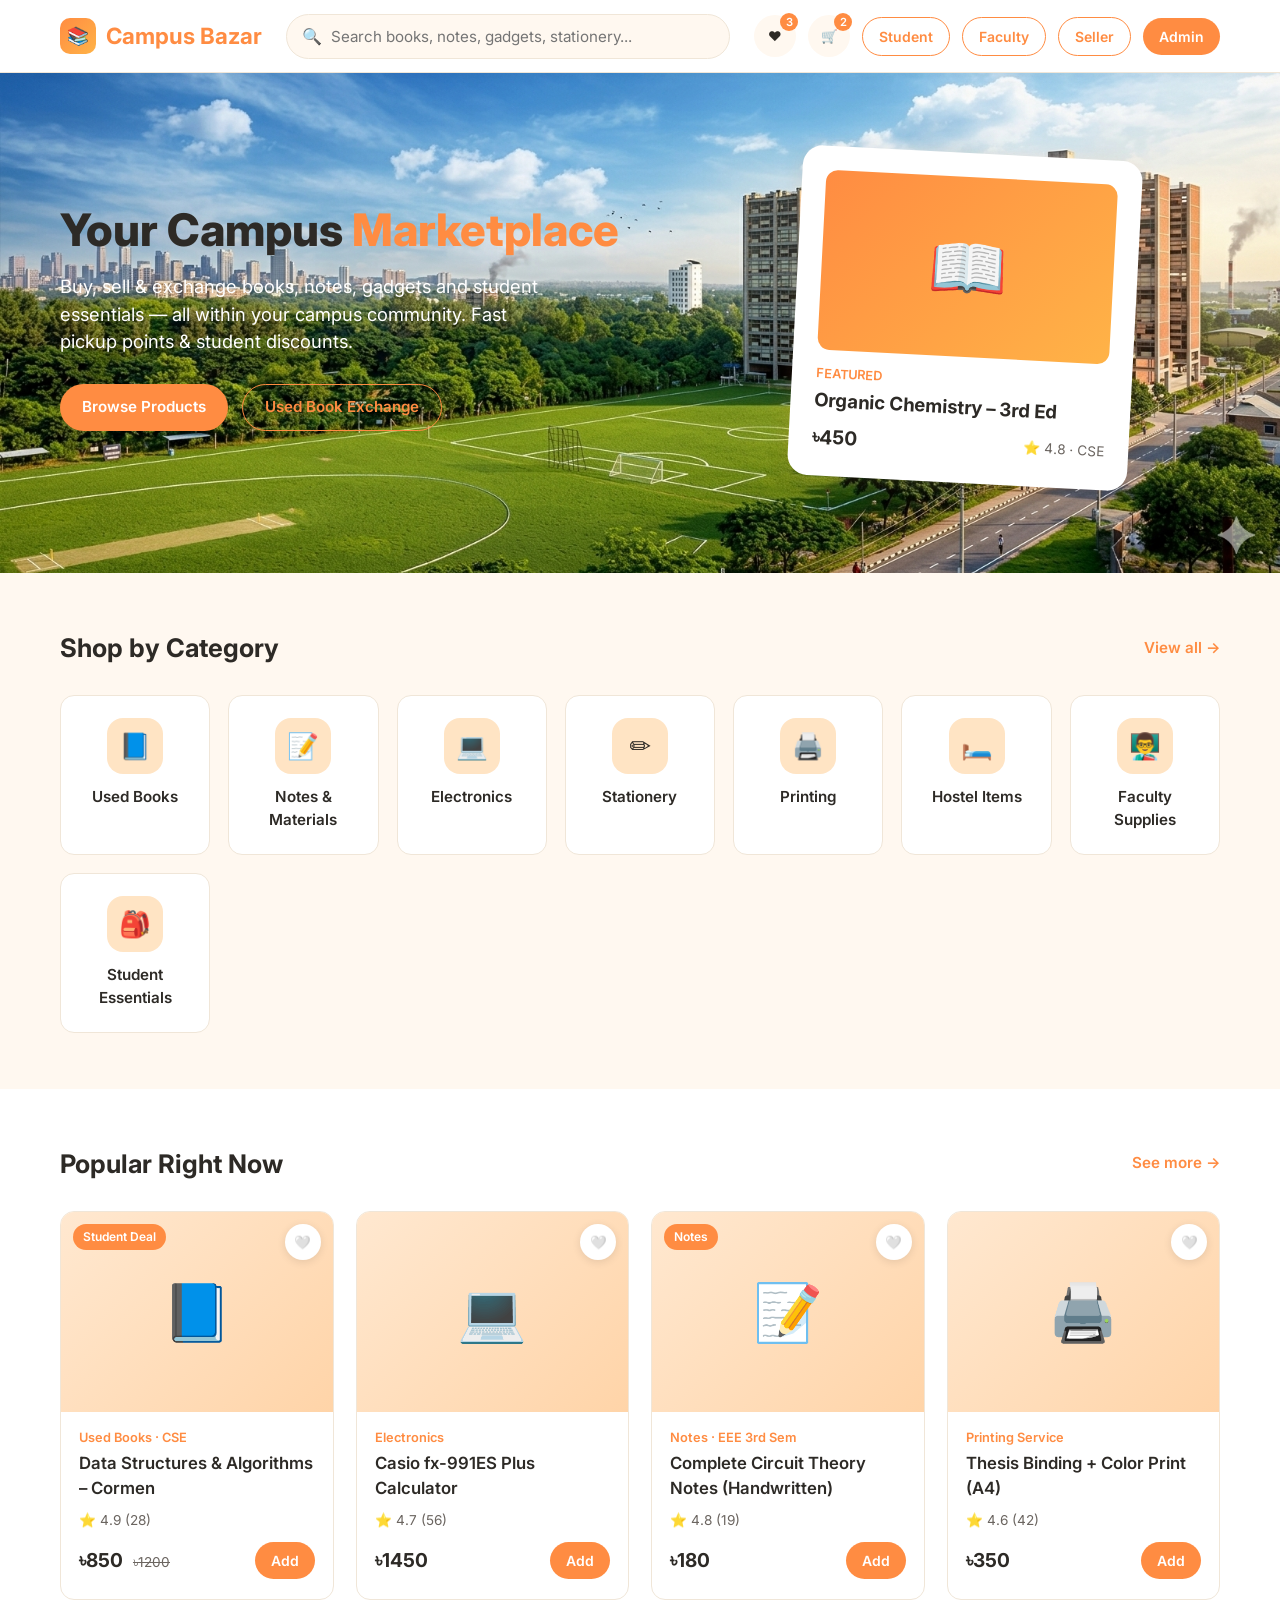
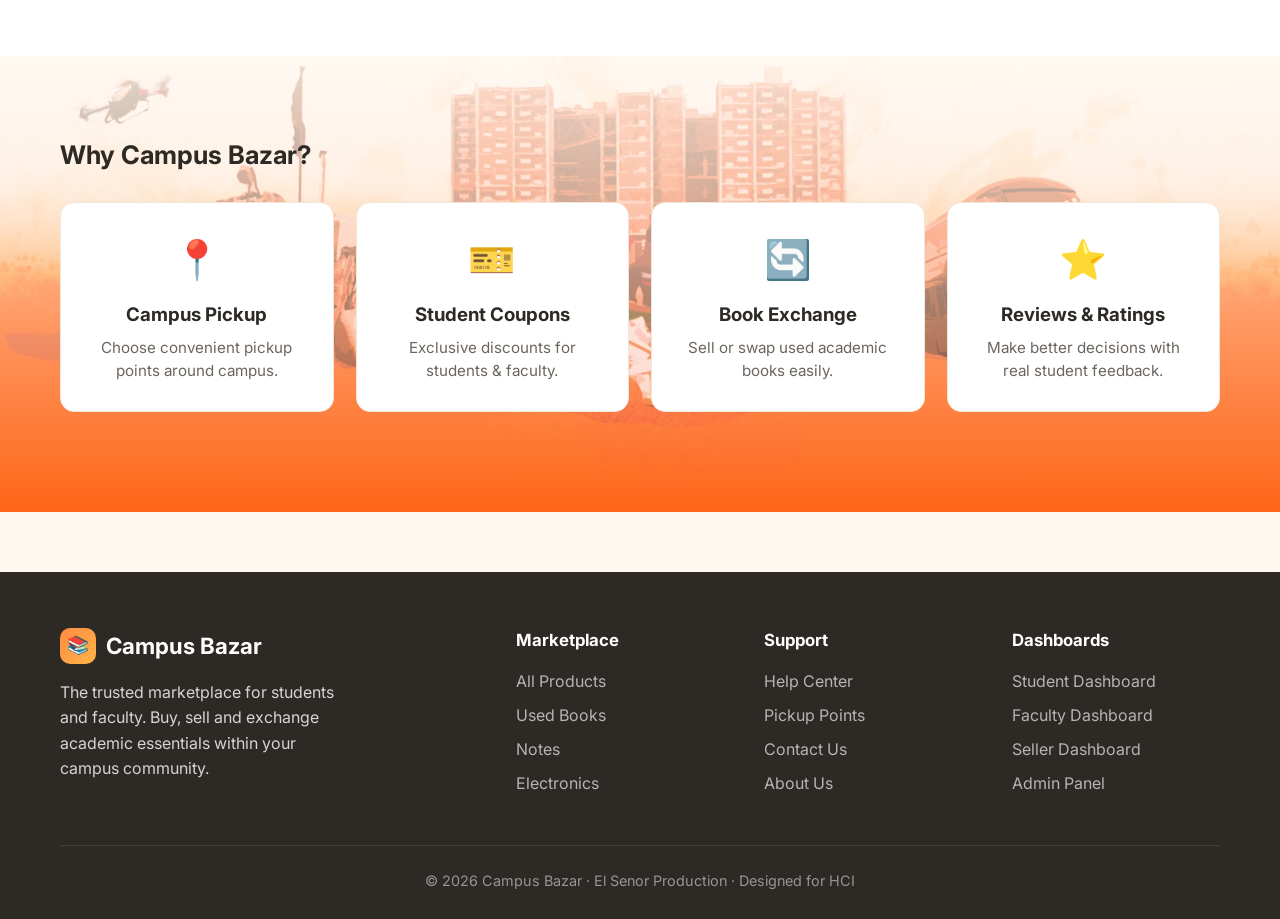
<file: index.html>
<!DOCTYPE html>
<html lang="en">
<head>
  <meta charset="UTF-8" />
  <meta name="viewport" content="width=device-width, initial-scale=1.0" />
  <title>Campus Bazar – Buy & Sell on Campus</title>
  <link rel="stylesheet" href="css/style.css" />
  <link rel="preconnect" href="https://fonts.googleapis.com" />
  <link href="https://fonts.googleapis.com/css2?family=Inter:wght@400;500;600;700;800&display=swap" rel="stylesheet" />
</head>
<body>

  <!-- ========== NAVBAR ========== -->
  <nav class="navbar">
    <div class="container navbar-inner">
      <a href="index.html" class="logo">
        <div class="logo-icon">📚</div>
        Campus Bazar
      </a>

      <div class="search-bar">
        <span class="search-icon">🔍</span>
        <input type="text" placeholder="Search books, notes, gadgets, stationery..." />
      </div>

      <div class="nav-actions">
        <button class="nav-icon-btn" title="Wishlist" onclick="location.href='wishlist.html'">
          ❤️ <span class="badge">3</span>
        </button>
        <button class="nav-icon-btn" title="Cart" onclick="location.href='cart.html'">
          🛒 <span class="badge">2</span>
        </button>
        <a href="student-dashboard.html" class="btn btn-outline btn-sm">Student</a>
        <a href="faculty-dashboard.html" class="btn btn-outline btn-sm">Faculty</a>
        <a href="seller-dashboard.html" class="btn btn-outline btn-sm">Seller</a>
        <a href="admin.html" class="btn btn-primary btn-sm">Admin</a>
      </div>
    </div>
  </nav>

  <!-- ========== HERO ========== -->
  <section class="hero">
    <div class="container hero-content">
      <div class="hero-text">
        <h1>Your Campus <span>Marketplace</span></h1>
        <p id="info">Buy, sell & exchange books, notes, gadgets and student essentials — all within your campus community. Fast pickup points & student discounts.</p>
        <div class="hero-actions">
          <a href="shop.html" class="btn btn-primary">Browse Products</a>
          <a href="shop.html?cat=books" class="btn btn-outline">Used Book Exchange</a>
        </div>
      </div>
      <div class="hero-visual">
        <div class="hero-card">
          <div style="height:180px;background:linear-gradient(135deg,#FF8C42,#FFB347);border-radius:12px;display:flex;align-items:center;justify-content:center;font-size:4rem;">📖</div>
          <div style="margin-top:14px;">
            <div style="font-size:0.8rem;color:#FF8C42;font-weight:600;">FEATURED</div>
            <h3 style="margin:4px 0 8px;">Organic Chemistry – 3rd Ed</h3>
            <div style="display:flex;justify-content:space-between;align-items:center;">
              <span style="font-weight:700;font-size:1.2rem;">৳450</span>
              <span style="font-size:0.85rem;color:#6B6560;">⭐ 4.8 · CSE</span>
            </div>
          </div>
        </div>
      </div>
    </div>
  </section>

  <!-- ========== CATEGORIES ========== -->
  <section class="section">
    <div class="container">
      <div class="section-header">
        <h2 class="section-title">Shop by Category</h2>
        <a href="shop.html" class="section-link">View all →</a>
      </div>
      <div class="categories-grid">
        <a href="shop.html?cat=books" class="category-card">
          <div class="category-icon">📘</div>
          <h3>Used Books</h3>
        </a>
        <a href="shop.html?cat=notes" class="category-card">
          <div class="category-icon">📝</div>
          <h3>Notes & Materials</h3>
        </a>
        <a href="shop.html?cat=electronics" class="category-card">
          <div class="category-icon">💻</div>
          <h3>Electronics</h3>
        </a>
        <a href="shop.html?cat=stationery" class="category-card">
          <div class="category-icon">✏️</div>
          <h3>Stationery</h3>
        </a>
        <a href="shop.html?cat=printing" class="category-card">
          <div class="category-icon">🖨️</div>
          <h3>Printing</h3>
        </a>
        <a href="shop.html?cat=hostel" class="category-card">
          <div class="category-icon">🛏️</div>
          <h3>Hostel Items</h3>
        </a>
        <a href="shop.html?cat=faculty" class="category-card">
          <div class="category-icon">👨‍🏫</div>
          <h3>Faculty Supplies</h3>
        </a>
        <a href="shop.html?cat=essentials" class="category-card">
          <div class="category-icon">🎒</div>
          <h3>Student Essentials</h3>
        </a>
      </div>
    </div>
  </section>

  <!-- ========== FEATURED PRODUCTS ========== -->
  <section class="section" style="background:#fff;">
    <div class="container">
      <div class="section-header">
        <h2 class="section-title">Popular Right Now</h2>
        <a href="shop.html" class="section-link">See more →</a>
      </div>
      <div class="products-grid">
        <!-- Product 1 -->
        <div class="product-card">
          <div class="product-img">
            <span class="product-badge">Student Deal</span>
            <button class="wishlist-btn">🤍</button>
            📘
          </div>
          <div class="product-body">
            <div class="product-category">Used Books · CSE</div>
            <h3 class="product-title">Data Structures & Algorithms – Cormen</h3>
            <div class="rating">⭐ 4.9 (28)</div>
            <div class="product-meta">
              <div class="product-price">৳850 <span>৳1200</span></div>
              <a href="product.html" class="btn btn-primary btn-sm">Add</a>
            </div>
          </div>
        </div>
        <!-- Product 2 -->
        <div class="product-card">
          <div class="product-img">
            <button class="wishlist-btn">🤍</button>
            💻
          </div>
          <div class="product-body">
            <div class="product-category">Electronics</div>
            <h3 class="product-title">Casio fx-991ES Plus Calculator</h3>
            <div class="rating">⭐ 4.7 (56)</div>
            <div class="product-meta">
              <div class="product-price">৳1450</div>
              <a href="product.html" class="btn btn-primary btn-sm">Add</a>
            </div>
          </div>
        </div>
        <!-- Product 3 -->
        <div class="product-card">
          <div class="product-img">
            <span class="product-badge">Notes</span>
            <button class="wishlist-btn">🤍</button>
            📝
          </div>
          <div class="product-body">
            <div class="product-category">Notes · EEE 3rd Sem</div>
            <h3 class="product-title">Complete Circuit Theory Notes (Handwritten)</h3>
            <div class="rating">⭐ 4.8 (19)</div>
            <div class="product-meta">
              <div class="product-price">৳180</div>
              <a href="product.html" class="btn btn-primary btn-sm">Add</a>
            </div>
          </div>
        </div>
        <!-- Product 4 -->
        <div class="product-card">
          <div class="product-img">
            <button class="wishlist-btn">🤍</button>
            🖨️
          </div>
          <div class="product-body">
            <div class="product-category">Printing Service</div>
            <h3 class="product-title">Thesis Binding + Color Print (A4)</h3>
            <div class="rating">⭐ 4.6 (42)</div>
            <div class="product-meta">
              <div class="product-price">৳350</div>
              <a href="product.html" class="btn btn-primary btn-sm">Add</a>
            </div>
          </div>
        </div>
      </div>
    </div>
  </section>

  <!-- ========== CAMPUS HIGHLIGHTS ========== -->
  <section class="section section-campus">
    <div class="container">
      <div class="section-header">
        <h2 class="section-title">Why Campus Bazar?</h2>
      </div>
      <div style="display:grid;grid-template-columns:repeat(auto-fit,minmax(220px,1fr));gap:22px;">
        <div style="background:white;border-radius:14px;padding:28px;border:1.5px solid #F0E6D8;text-align:center;">
          <div style="font-size:2.4rem;margin-bottom:12px;">📍</div>
          <h3 style="margin-bottom:8px;">Campus Pickup</h3>
          <p style="color:#6B6560;font-size:0.95rem;">Choose convenient pickup points around campus.</p>
        </div>
        <div style="background:white;border-radius:14px;padding:28px;border:1.5px solid #F0E6D8;text-align:center;">
          <div style="font-size:2.4rem;margin-bottom:12px;">🎫</div>
          <h3 style="margin-bottom:8px;">Student Coupons</h3>
          <p style="color:#6B6560;font-size:0.95rem;">Exclusive discounts for students & faculty.</p>
        </div>
        <div style="background:white;border-radius:14px;padding:28px;border:1.5px solid #F0E6D8;text-align:center;">
          <div style="font-size:2.4rem;margin-bottom:12px;">🔄</div>
          <h3 style="margin-bottom:8px;">Book Exchange</h3>
          <p style="color:#6B6560;font-size:0.95rem;">Sell or swap used academic books easily.</p>
        </div>
        <div style="background:white;border-radius:14px;padding:28px;border:1.5px solid #F0E6D8;text-align:center;">
          <div style="font-size:2.4rem;margin-bottom:12px;">⭐</div>
          <h3 style="margin-bottom:8px;">Reviews & Ratings</h3>
          <p style="color:#6B6560;font-size:0.95rem;">Make better decisions with real student feedback.</p>
        </div>
      </div>
    </div>
  </section>

  <!-- ========== FOOTER ========== -->
  <footer class="footer">
    <div class="container">
      <div class="footer-grid">
        <div>
          <div class="logo" style="color:white;margin-bottom:16px;">
            <div class="logo-icon">📚</div> Campus Bazar
          </div>
          <p style="max-width:280px;line-height:1.6;">The trusted marketplace for students and faculty. Buy, sell and exchange academic essentials within your campus community.</p>
        </div>
        <div>
          <h4>Marketplace</h4>
          <a href="shop.html">All Products</a>
          <a href="shop.html?cat=books">Used Books</a>
          <a href="shop.html?cat=notes">Notes</a>
          <a href="shop.html?cat=electronics">Electronics</a>
        </div>
        <div>
          <h4>Support</h4>
          <a href="#">Help Center</a>
          <a href="#">Pickup Points</a>
          <a href="#">Contact Us</a>
          <a href="#">About Us</a>
        </div>
        <div>
          <h4>Dashboards</h4>
          <a href="student-dashboard.html">Student Dashboard</a>
          <a href="faculty-dashboard.html">Faculty Dashboard</a>
          <a href="seller-dashboard.html">Seller Dashboard</a>
          <a href="admin.html">Admin Panel</a>
        </div>
      </div>
      <div class="footer-bottom">
        © 2026 Campus Bazar · El Senor Production · Designed for HCI
      </div>
    </div>
  </footer>

</body>
</html>
</file>
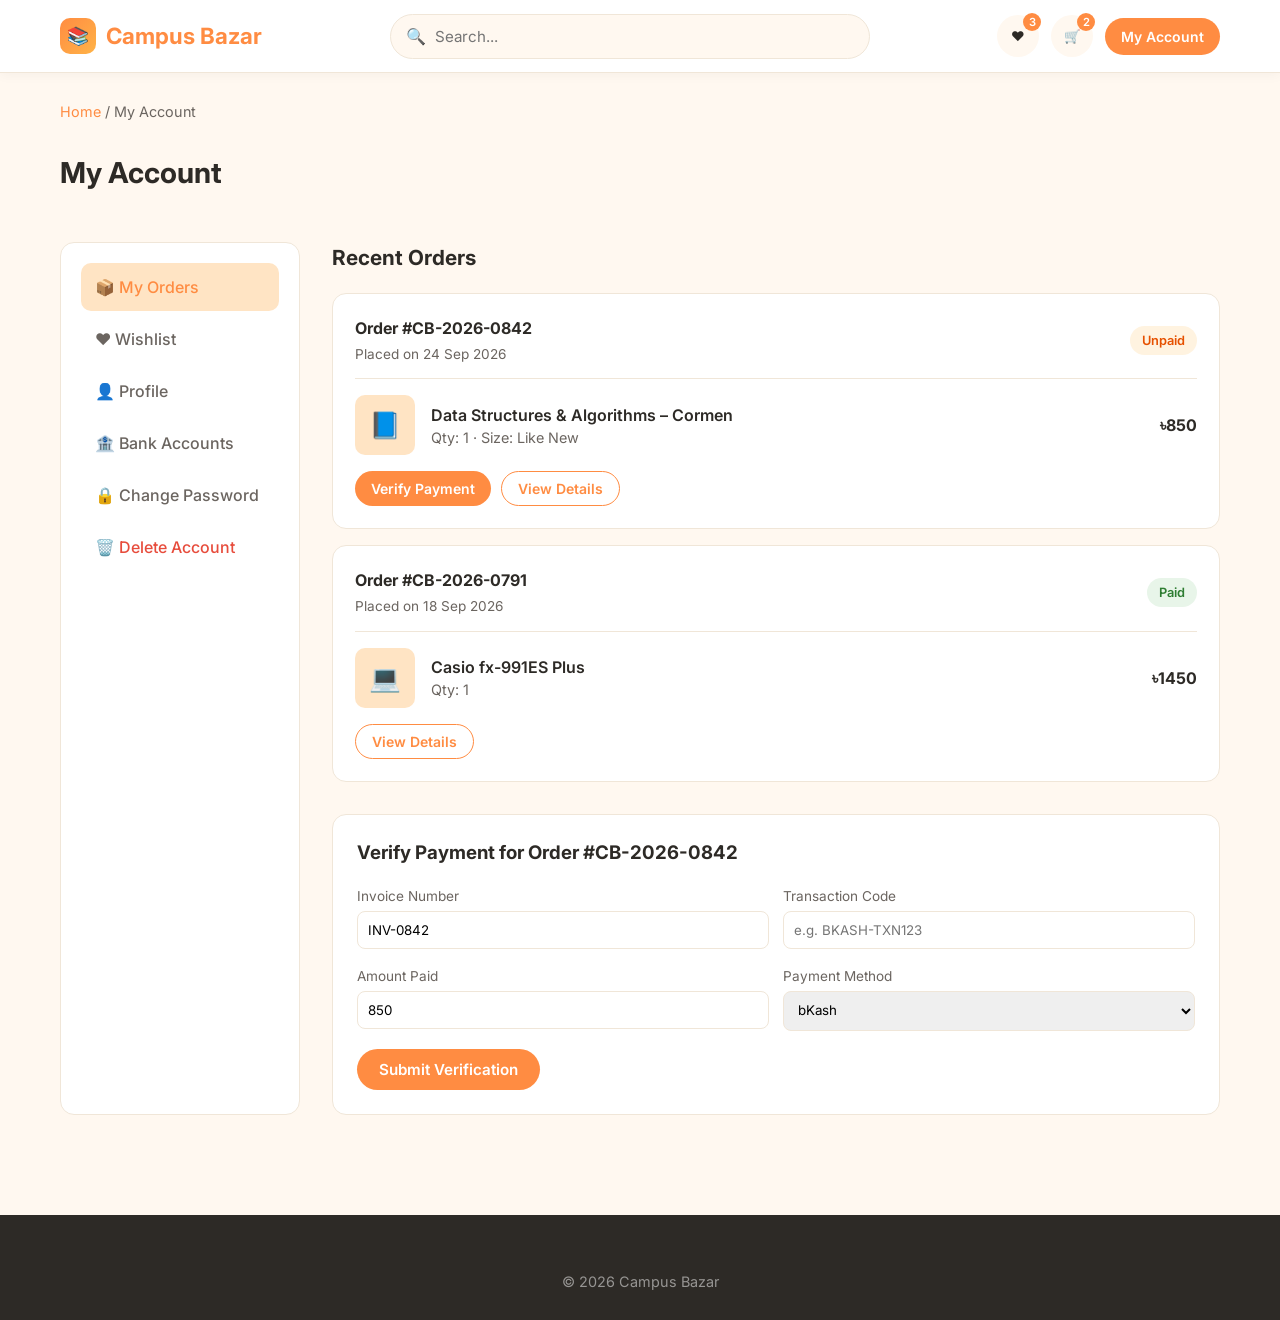
<file: account.html>
<!DOCTYPE html>
<html lang="en">
<head>
  <meta charset="UTF-8" />
  <meta name="viewport" content="width=device-width, initial-scale=1.0" />
  <title>My Account – Campus Bazar</title>
  <link rel="stylesheet" href="css/style.css" />
  <link href="https://fonts.googleapis.com/css2?family=Inter:wght@400;500;600;700;800&display=swap" rel="stylesheet" />
</head>
<body>

  <nav class="navbar">
    <div class="container navbar-inner">
      <a href="index.html" class="logo"><div class="logo-icon">📚</div> Campus Bazar</a>
      <div class="search-bar">
        <span class="search-icon">🔍</span>
        <input type="text" placeholder="Search..." />
      </div>
      <div class="nav-actions">
        <button class="nav-icon-btn" onclick="location.href='wishlist.html'">❤️ <span class="badge">3</span></button>
        <button class="nav-icon-btn" onclick="location.href='cart.html'">🛒 <span class="badge">2</span></button>
        <a href="account.html" class="btn btn-primary btn-sm">My Account</a>
      </div>
    </div>
  </nav>

  <div class="container">
    <div class="breadcrumb" style="padding-top:28px;"><a href="index.html">Home</a> / My Account</div>
    <h1 class="page-title">My Account</h1>

    <div class="account-layout">
      <aside class="account-nav">
        <a href="#" class="active">📦 My Orders</a>
        <a href="#">❤️ Wishlist</a>
        <a href="#">👤 Profile</a>
        <a href="#">🏦 Bank Accounts</a>
        <a href="#">🔒 Change Password</a>
        <a href="#" style="color:var(--danger);">🗑️ Delete Account</a>
      </aside>

      <div>
        <h2 style="font-size:1.3rem;margin-bottom:20px;">Recent Orders</h2>

        <div class="order-card">
          <div class="order-header">
            <div>
              <strong>Order #CB-2026-0842</strong>
              <div style="font-size:0.85rem;color:var(--text-secondary);margin-top:4px;">Placed on 24 Sep 2026</div>
            </div>
            <span class="order-status status-unpaid">Unpaid</span>
          </div>
          <div style="display:flex;gap:16px;align-items:center;">
            <div style="width:60px;height:60px;background:var(--soft-orange);border-radius:10px;display:flex;align-items:center;justify-content:center;font-size:1.6rem;">📘</div>
            <div style="flex:1;">
              <div style="font-weight:600;">Data Structures & Algorithms – Cormen</div>
              <div style="font-size:0.9rem;color:var(--text-secondary);">Qty: 1 · Size: Like New</div>
            </div>
            <div style="font-weight:700;">৳850</div>
          </div>
          <div style="margin-top:16px;display:flex;gap:10px;">
            <button class="btn btn-primary btn-sm">Verify Payment</button>
            <button class="btn btn-outline btn-sm">View Details</button>
          </div>
        </div>

        <div class="order-card">
          <div class="order-header">
            <div>
              <strong>Order #CB-2026-0791</strong>
              <div style="font-size:0.85rem;color:var(--text-secondary);margin-top:4px;">Placed on 18 Sep 2026</div>
            </div>
            <span class="order-status status-paid">Paid</span>
          </div>
          <div style="display:flex;gap:16px;align-items:center;">
            <div style="width:60px;height:60px;background:var(--soft-orange);border-radius:10px;display:flex;align-items:center;justify-content:center;font-size:1.6rem;">💻</div>
            <div style="flex:1;">
              <div style="font-weight:600;">Casio fx-991ES Plus</div>
              <div style="font-size:0.9rem;color:var(--text-secondary);">Qty: 1</div>
            </div>
            <div style="font-weight:700;">৳1450</div>
          </div>
          <div style="margin-top:16px;">
            <button class="btn btn-outline btn-sm">View Details</button>
          </div>
        </div>

        <!-- Payment verification modal-like card -->
        <div style="margin-top:32px;background:white;border:1.5px solid var(--border);border-radius:14px;padding:24px;">
          <h3 style="margin-bottom:16px;">Verify Payment for Order #CB-2026-0842</h3>
          <div style="display:grid;grid-template-columns:1fr 1fr;gap:14px;">
            <div>
              <label style="font-size:0.85rem;color:var(--text-secondary);">Invoice Number</label>
              <input type="text" value="INV-0842" style="width:100%;padding:10px;border:1.5px solid var(--border);border-radius:8px;margin-top:4px;" />
            </div>
            <div>
              <label style="font-size:0.85rem;color:var(--text-secondary);">Transaction Code</label>
              <input type="text" placeholder="e.g. BKASH-TXN123" style="width:100%;padding:10px;border:1.5px solid var(--border);border-radius:8px;margin-top:4px;" />
            </div>
            <div>
              <label style="font-size:0.85rem;color:var(--text-secondary);">Amount Paid</label>
              <input type="text" value="850" style="width:100%;padding:10px;border:1.5px solid var(--border);border-radius:8px;margin-top:4px;" />
            </div>
            <div>
              <label style="font-size:0.85rem;color:var(--text-secondary);">Payment Method</label>
              <select style="width:100%;padding:10px;border:1.5px solid var(--border);border-radius:8px;margin-top:4px;">
                <option>bKash</option>
                <option>Nagad</option>
                <option>Bank Transfer</option>
              </select>
            </div>
          </div>
          <button class="btn btn-primary" style="margin-top:18px;">Submit Verification</button>
        </div>
      </div>
    </div>
  </div>

  <footer class="footer" style="margin-top:60px;">
    <div class="container">
      <div class="footer-bottom" style="border:none;padding:0;">© 2026 Campus Bazar</div>
    </div>
  </footer>
</body>
</html>
</file>
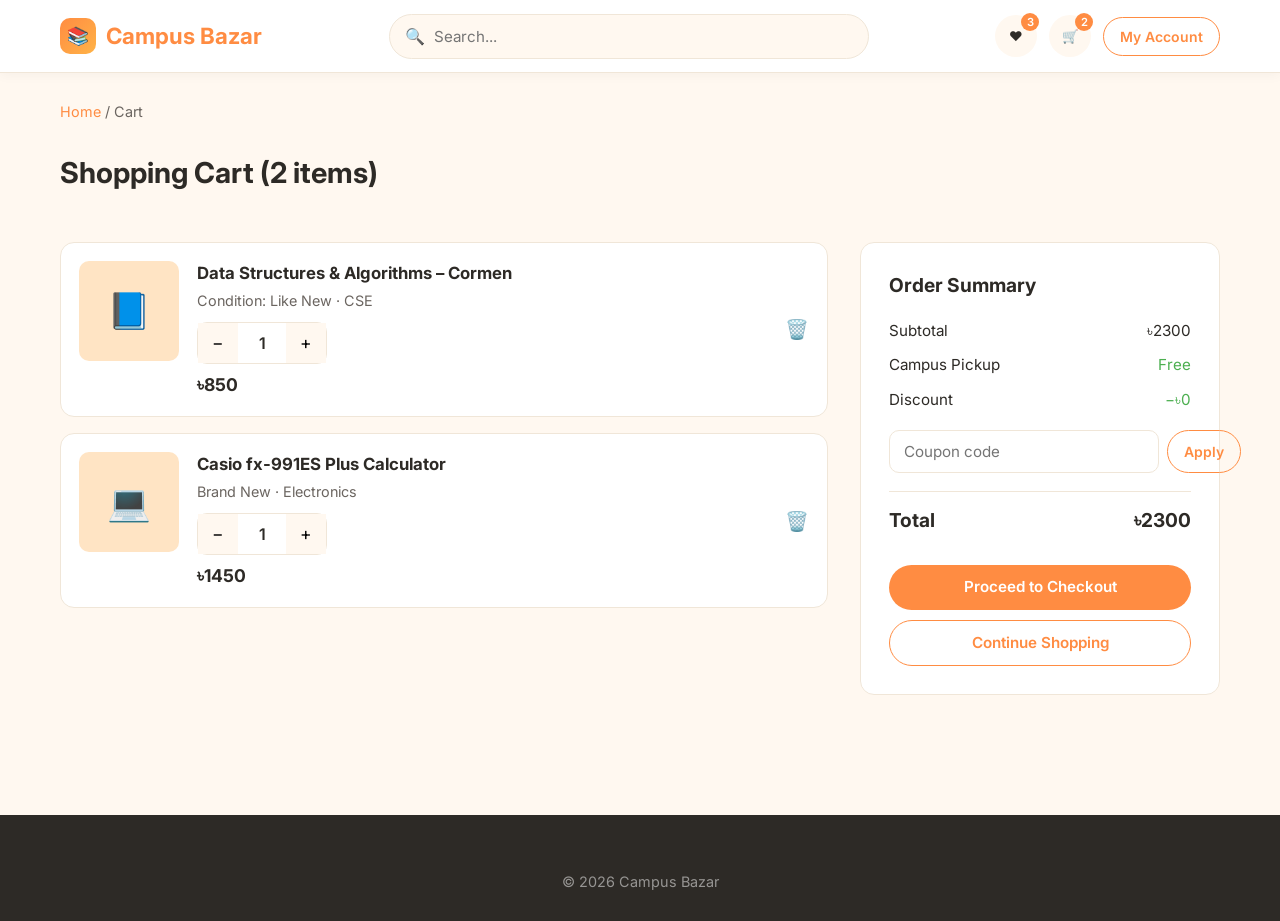
<file: cart.html>
<!DOCTYPE html>
<html lang="en">
<head>
  <meta charset="UTF-8" />
  <meta name="viewport" content="width=device-width, initial-scale=1.0" />
  <title>Cart – Campus Bazar</title>
  <link rel="stylesheet" href="css/style.css" />
  <link href="https://fonts.googleapis.com/css2?family=Inter:wght@400;500;600;700;800&display=swap" rel="stylesheet" />
</head>
<body>

  <nav class="navbar">
    <div class="container navbar-inner">
      <a href="index.html" class="logo"><div class="logo-icon">📚</div> Campus Bazar</a>
      <div class="search-bar">
        <span class="search-icon">🔍</span>
        <input type="text" placeholder="Search..." />
      </div>
      <div class="nav-actions">
        <button class="nav-icon-btn" onclick="location.href='wishlist.html'">❤️ <span class="badge">3</span></button>
        <button class="nav-icon-btn">🛒 <span class="badge">2</span></button>
        <a href="account.html" class="btn btn-outline btn-sm">My Account</a>
      </div>
    </div>
  </nav>

  <div class="container">
    <div class="breadcrumb" style="padding-top:28px;"><a href="index.html">Home</a> / Cart</div>
    <h1 class="page-title">Shopping Cart (2 items)</h1>

    <div class="cart-layout">
      <div>
        <div class="cart-item">
          <div class="cart-item-img">📘</div>
          <div class="cart-item-info">
            <h3>Data Structures & Algorithms – Cormen</h3>
            <p>Condition: Like New · CSE</p>
            <div class="qty-control" style="margin-bottom:8px;">
              <button>−</button>
              <span>1</span>
              <button>+</button>
            </div>
            <div class="cart-item-price">৳850</div>
          </div>
          <button style="background:none;border:none;cursor:pointer;font-size:1.2rem;color:var(--text-secondary);">🗑️</button>
        </div>

        <div class="cart-item">
          <div class="cart-item-img">💻</div>
          <div class="cart-item-info">
            <h3>Casio fx-991ES Plus Calculator</h3>
            <p>Brand New · Electronics</p>
            <div class="qty-control" style="margin-bottom:8px;">
              <button>−</button>
              <span>1</span>
              <button>+</button>
            </div>
            <div class="cart-item-price">৳1450</div>
          </div>
          <button style="background:none;border:none;cursor:pointer;font-size:1.2rem;color:var(--text-secondary);">🗑️</button>
        </div>
      </div>

      <div class="summary-card">
        <h3>Order Summary</h3>
        <div class="summary-row"><span>Subtotal</span><span>৳2300</span></div>
        <div class="summary-row"><span>Campus Pickup</span><span style="color:var(--success);">Free</span></div>
        <div class="summary-row"><span>Discount</span><span style="color:var(--success);">−৳0</span></div>

        <div class="coupon-input">
          <input type="text" placeholder="Coupon code" />
          <button class="btn btn-outline btn-sm">Apply</button>
        </div>

        <div class="summary-row total"><span>Total</span><span>৳2300</span></div>

        <a href="checkout.html" class="btn btn-primary btn-block" style="margin-top:18px;">Proceed to Checkout</a>
        <a href="shop.html" class="btn btn-outline btn-block" style="margin-top:10px;">Continue Shopping</a>
      </div>
    </div>
  </div>

  <footer class="footer" style="margin-top:80px;">
    <div class="container">
      <div class="footer-bottom" style="border:none;padding:0;">© 2026 Campus Bazar</div>
    </div>
  </footer>
</body>
</html>
</file>
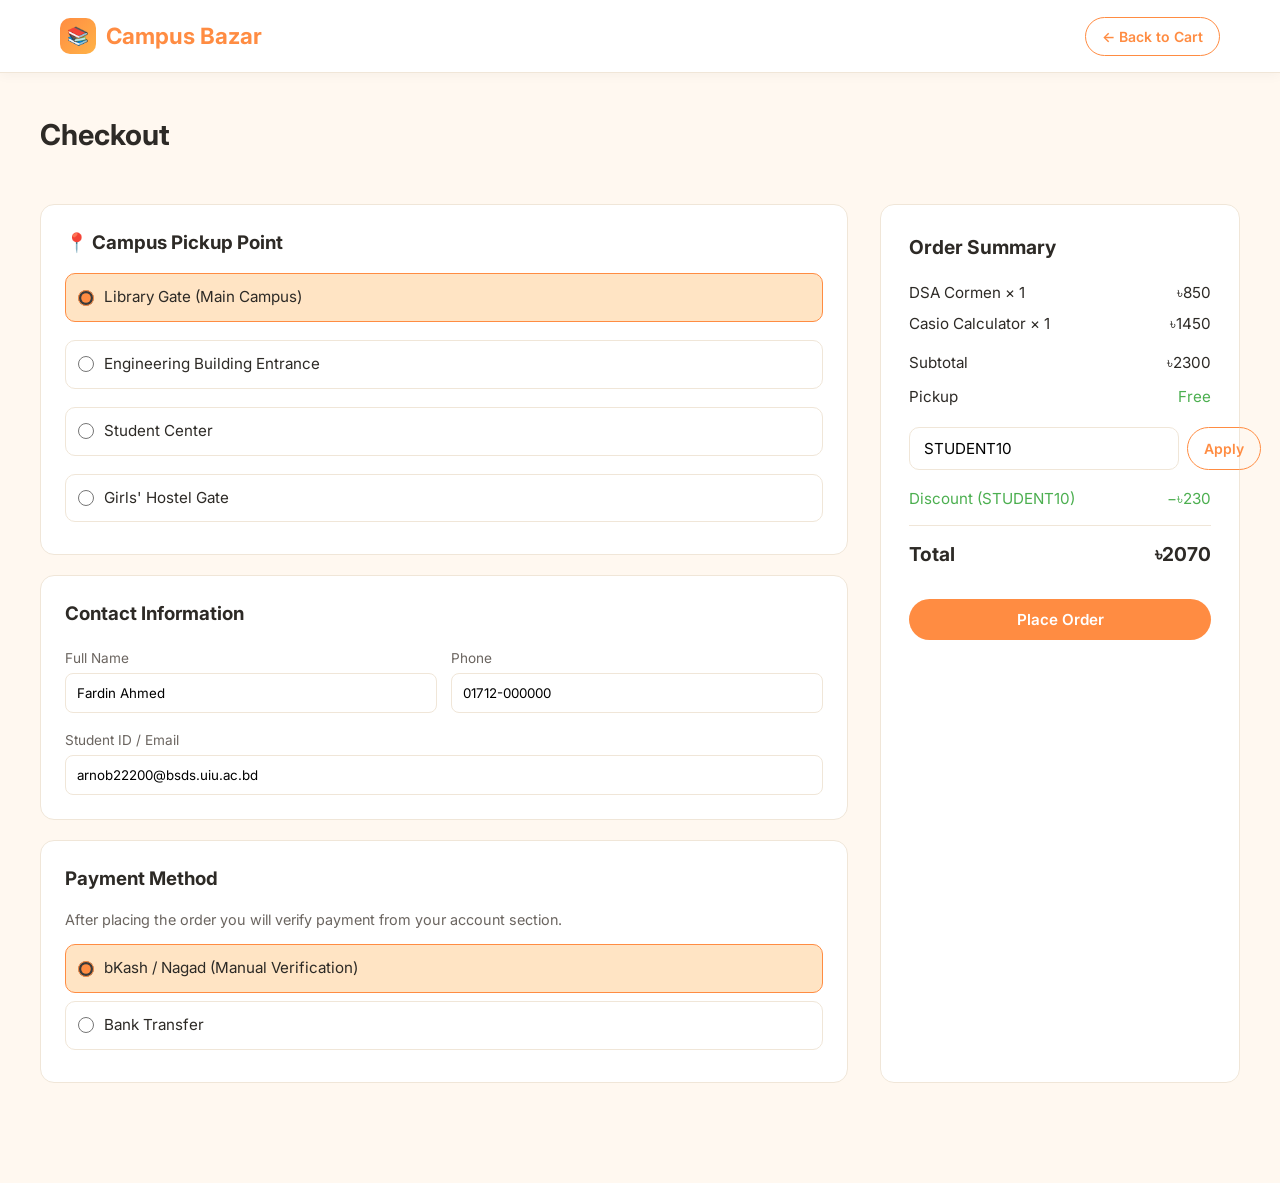
<file: checkout.html>
<!DOCTYPE html>
<html lang="en">
<head>
  <meta charset="UTF-8" />
  <meta name="viewport" content="width=device-width, initial-scale=1.0" />
  <title>Checkout – Campus Bazar</title>
  <link rel="stylesheet" href="css/style.css" />
  <link href="https://fonts.googleapis.com/css2?family=Inter:wght@400;500;600;700;800&display=swap" rel="stylesheet" />
</head>
<body>

  <nav class="navbar">
    <div class="container navbar-inner">
      <a href="index.html" class="logo"><div class="logo-icon">📚</div> Campus Bazar</a>
      <div class="nav-actions">
        <a href="cart.html" class="btn btn-outline btn-sm">← Back to Cart</a>
      </div>
    </div>
  </nav>

  <div class="container" style="padding:40px 0 60px;">
    <h1 class="page-title">Checkout</h1>

    <div class="cart-layout">
      <div>
        <!-- Pickup Point -->
        <div style="background:white;border:1.5px solid var(--border);border-radius:14px;padding:24px;margin-bottom:20px;">
          <h3 style="margin-bottom:16px;">📍 Campus Pickup Point</h3>
          <div style="display:grid;gap:10px;">
            <label class="filter-option" style="padding:12px;border:1.5px solid var(--primary);border-radius:10px;background:var(--soft-orange);">
              <input type="radio" name="pickup" checked /> Library Gate (Main Campus)
            </label>
            <label class="filter-option" style="padding:12px;border:1.5px solid var(--border);border-radius:10px;">
              <input type="radio" name="pickup" /> Engineering Building Entrance
            </label>
            <label class="filter-option" style="padding:12px;border:1.5px solid var(--border);border-radius:10px;">
              <input type="radio" name="pickup" /> Student Center
            </label>
            <label class="filter-option" style="padding:12px;border:1.5px solid var(--border);border-radius:10px;">
              <input type="radio" name="pickup" /> Girls' Hostel Gate
            </label>
          </div>
        </div>

        <!-- Contact -->
        <div style="background:white;border:1.5px solid var(--border);border-radius:14px;padding:24px;margin-bottom:20px;">
          <h3 style="margin-bottom:16px;">Contact Information</h3>
          <div style="display:grid;grid-template-columns:1fr 1fr;gap:14px;">
            <div>
              <label style="font-size:0.85rem;color:var(--text-secondary);">Full Name</label>
              <input type="text" value="Fardin Ahmed" style="width:100%;padding:11px;border:1.5px solid var(--border);border-radius:8px;margin-top:4px;" />
            </div>
            <div>
              <label style="font-size:0.85rem;color:var(--text-secondary);">Phone</label>
              <input type="text" value="01712-000000" style="width:100%;padding:11px;border:1.5px solid var(--border);border-radius:8px;margin-top:4px;" />
            </div>
            <div style="grid-column:1/-1;">
              <label style="font-size:0.85rem;color:var(--text-secondary);">Student ID / Email</label>
              <input type="text" value="arnob22200@bsds.uiu.ac.bd" style="width:100%;padding:11px;border:1.5px solid var(--border);border-radius:8px;margin-top:4px;" />
            </div>
          </div>
        </div>

        <!-- Payment Method -->
        <div style="background:white;border:1.5px solid var(--border);border-radius:14px;padding:24px;">
          <h3 style="margin-bottom:16px;">Payment Method</h3>
          <p style="font-size:0.9rem;color:var(--text-secondary);margin-bottom:14px;">After placing the order you will verify payment from your account section.</p>
          <label class="filter-option" style="padding:12px;border:1.5px solid var(--primary);border-radius:10px;background:var(--soft-orange);margin-bottom:8px;">
            <input type="radio" name="pay" checked /> bKash / Nagad (Manual Verification)
          </label>
          <label class="filter-option" style="padding:12px;border:1.5px solid var(--border);border-radius:10px;">
            <input type="radio" name="pay" /> Bank Transfer
          </label>
        </div>
      </div>

      <div class="summary-card">
        <h3>Order Summary</h3>
        <div style="margin-bottom:16px;">
          <div style="display:flex;justify-content:space-between;font-size:0.95rem;margin-bottom:8px;">
            <span>DSA Cormen × 1</span><span>৳850</span>
          </div>
          <div style="display:flex;justify-content:space-between;font-size:0.95rem;">
            <span>Casio Calculator × 1</span><span>৳1450</span>
          </div>
        </div>
        <div class="summary-row"><span>Subtotal</span><span>৳2300</span></div>
        <div class="summary-row"><span>Pickup</span><span style="color:var(--success);">Free</span></div>
        <div class="coupon-input">
          <input type="text" placeholder="Coupon code" value="STUDENT10" />
          <button class="btn btn-outline btn-sm">Apply</button>
        </div>
        <div class="summary-row" style="color:var(--success);"><span>Discount (STUDENT10)</span><span>−৳230</span></div>
        <div class="summary-row total"><span>Total</span><span>৳2070</span></div>
        <button class="btn btn-primary btn-block" style="margin-top:18px;">Place Order</button>
      </div>
    </div>
  </div>
</body>
</html>
</file>
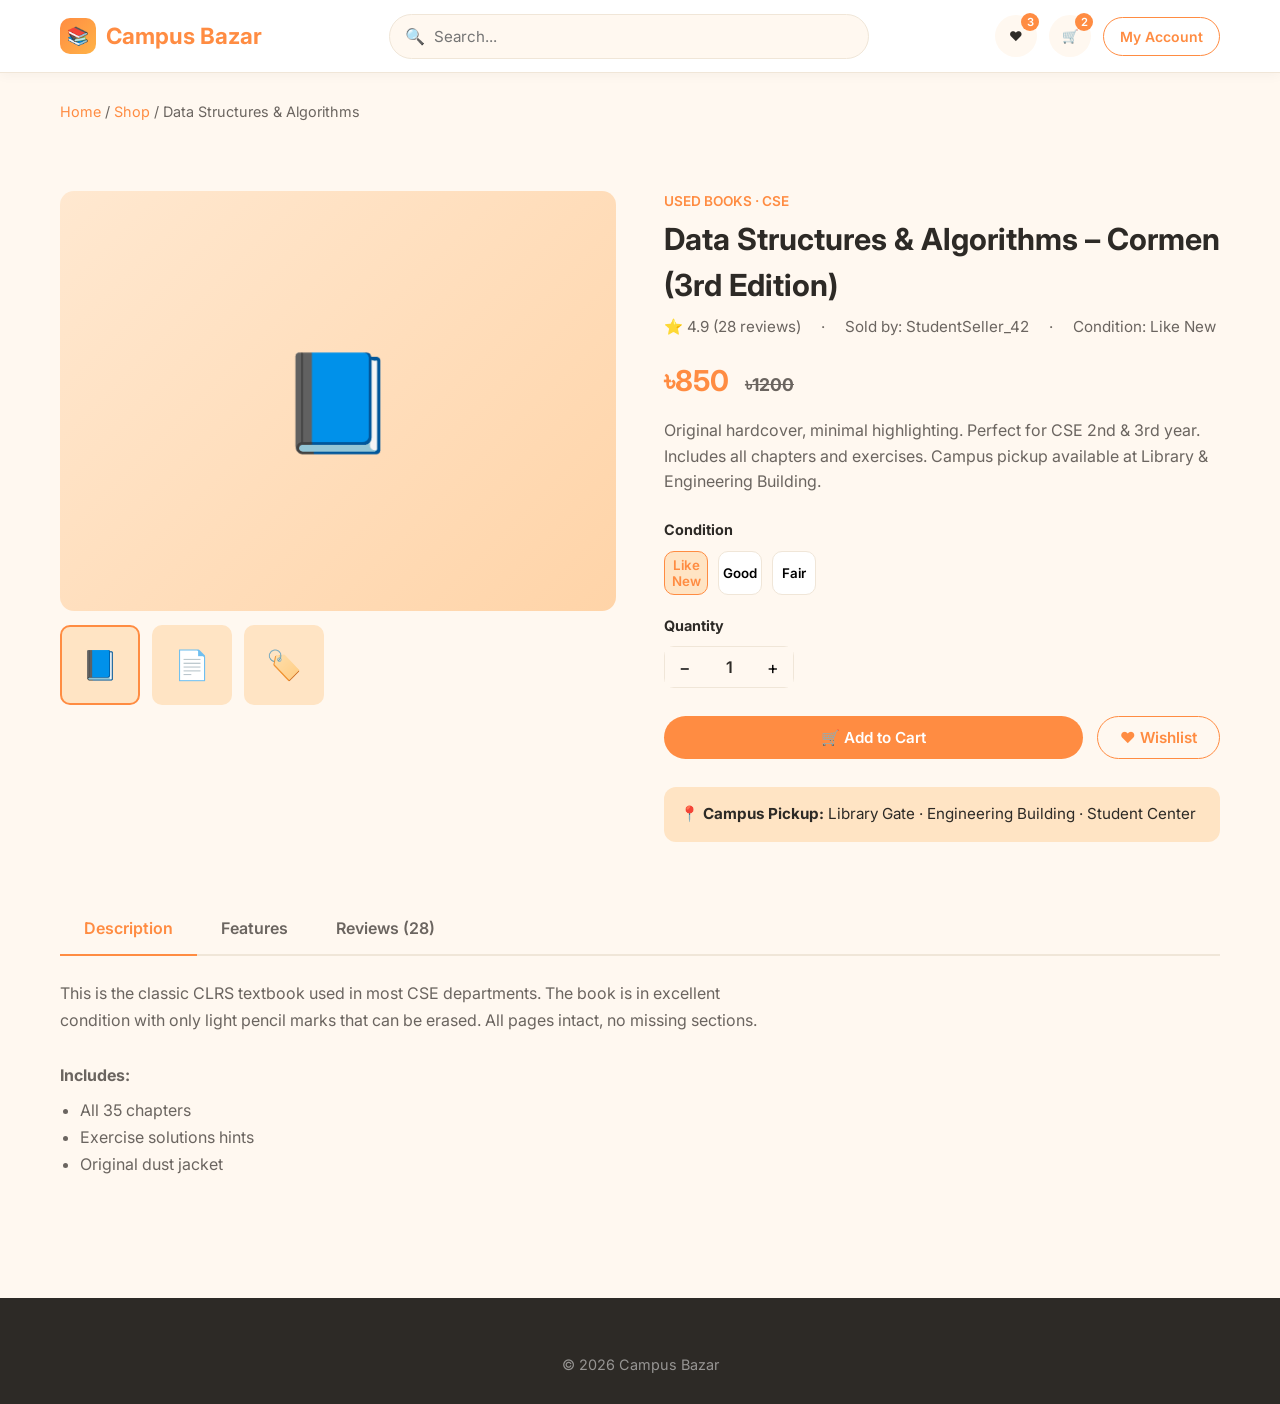
<file: product.html>
<!DOCTYPE html>
<html lang="en">
<head>
  <meta charset="UTF-8" />
  <meta name="viewport" content="width=device-width, initial-scale=1.0" />
  <title>Product Detail – Campus Bazar</title>
  <link rel="stylesheet" href="css/style.css" />
  <link href="https://fonts.googleapis.com/css2?family=Inter:wght@400;500;600;700;800&display=swap" rel="stylesheet" />
</head>
<body>

  <nav class="navbar">
    <div class="container navbar-inner">
      <a href="index.html" class="logo"><div class="logo-icon">📚</div> Campus Bazar</a>
      <div class="search-bar">
        <span class="search-icon">🔍</span>
        <input type="text" placeholder="Search..." />
      </div>
      <div class="nav-actions">
        <button class="nav-icon-btn" onclick="location.href='wishlist.html'">❤️ <span class="badge">3</span></button>
        <button class="nav-icon-btn" onclick="location.href='cart.html'">🛒 <span class="badge">2</span></button>
        <a href="account.html" class="btn btn-outline btn-sm">My Account</a>
      </div>
    </div>
  </nav>

  <div class="container">
    <div class="breadcrumb" style="padding-top:28px;"><a href="index.html">Home</a> / <a href="shop.html">Shop</a> / Data Structures & Algorithms</div>

    <div class="product-detail">
      <div class="gallery">
        <div class="main-image">📘</div>
        <div class="thumbs">
          <div class="thumb active">📘</div>
          <div class="thumb">📄</div>
          <div class="thumb">🏷️</div>
        </div>
      </div>

      <div class="detail-info">
        <div style="font-size:0.85rem;color:var(--primary);font-weight:600;margin-bottom:6px;">USED BOOKS · CSE</div>
        <h1>Data Structures & Algorithms – Cormen (3rd Edition)</h1>
        <div class="detail-meta">
          <span>⭐ 4.9 (28 reviews)</span>
          <span>·</span>
          <span>Sold by: StudentSeller_42</span>
          <span>·</span>
          <span>Condition: Like New</span>
        </div>

        <div class="detail-price">৳850 <span>৳1200</span></div>

        <p style="color:var(--text-secondary);margin-bottom:24px;line-height:1.6;">
          Original hardcover, minimal highlighting. Perfect for CSE 2nd & 3rd year. Includes all chapters and exercises. Campus pickup available at Library & Engineering Building.
        </p>

        <div class="size-selector">
          <h4>Condition</h4>
          <div class="size-options">
            <button class="size-btn active">Like New</button>
            <button class="size-btn">Good</button>
            <button class="size-btn">Fair</button>
          </div>
        </div>

        <div class="qty-selector">
          <h4>Quantity</h4>
          <div class="qty-control">
            <button>−</button>
            <span>1</span>
            <button>+</button>
          </div>
        </div>

        <div class="detail-actions">
          <button class="btn btn-primary" style="flex:1;">🛒 Add to Cart</button>
          <button class="btn btn-outline">❤️ Wishlist</button>
        </div>

        <div style="margin-top:28px;padding:16px;background:var(--soft-orange);border-radius:12px;font-size:0.95rem;">
          📍 <strong>Campus Pickup:</strong> Library Gate · Engineering Building · Student Center
        </div>
      </div>
    </div>

    <!-- Tabs -->
    <div style="margin-top:20px;padding-bottom:60px;">
      <div class="tabs">
        <div class="tab active">Description</div>
        <div class="tab">Features</div>
        <div class="tab">Reviews (28)</div>
      </div>
      <div style="max-width:700px;line-height:1.7;color:var(--text-secondary);">
        <p>This is the classic CLRS textbook used in most CSE departments. The book is in excellent condition with only light pencil marks that can be erased. All pages intact, no missing sections.</p>
        <br>
        <p><strong>Includes:</strong></p>
        <ul style="margin-left:20px;margin-top:8px;">
          <li>All 35 chapters</li>
          <li>Exercise solutions hints</li>
          <li>Original dust jacket</li>
        </ul>
      </div>
    </div>
  </div>

  <footer class="footer">
    <div class="container">
      <div class="footer-bottom" style="border:none;padding:0;">© 2026 Campus Bazar</div>
    </div>
  </footer>
</body>
</html>
</file>
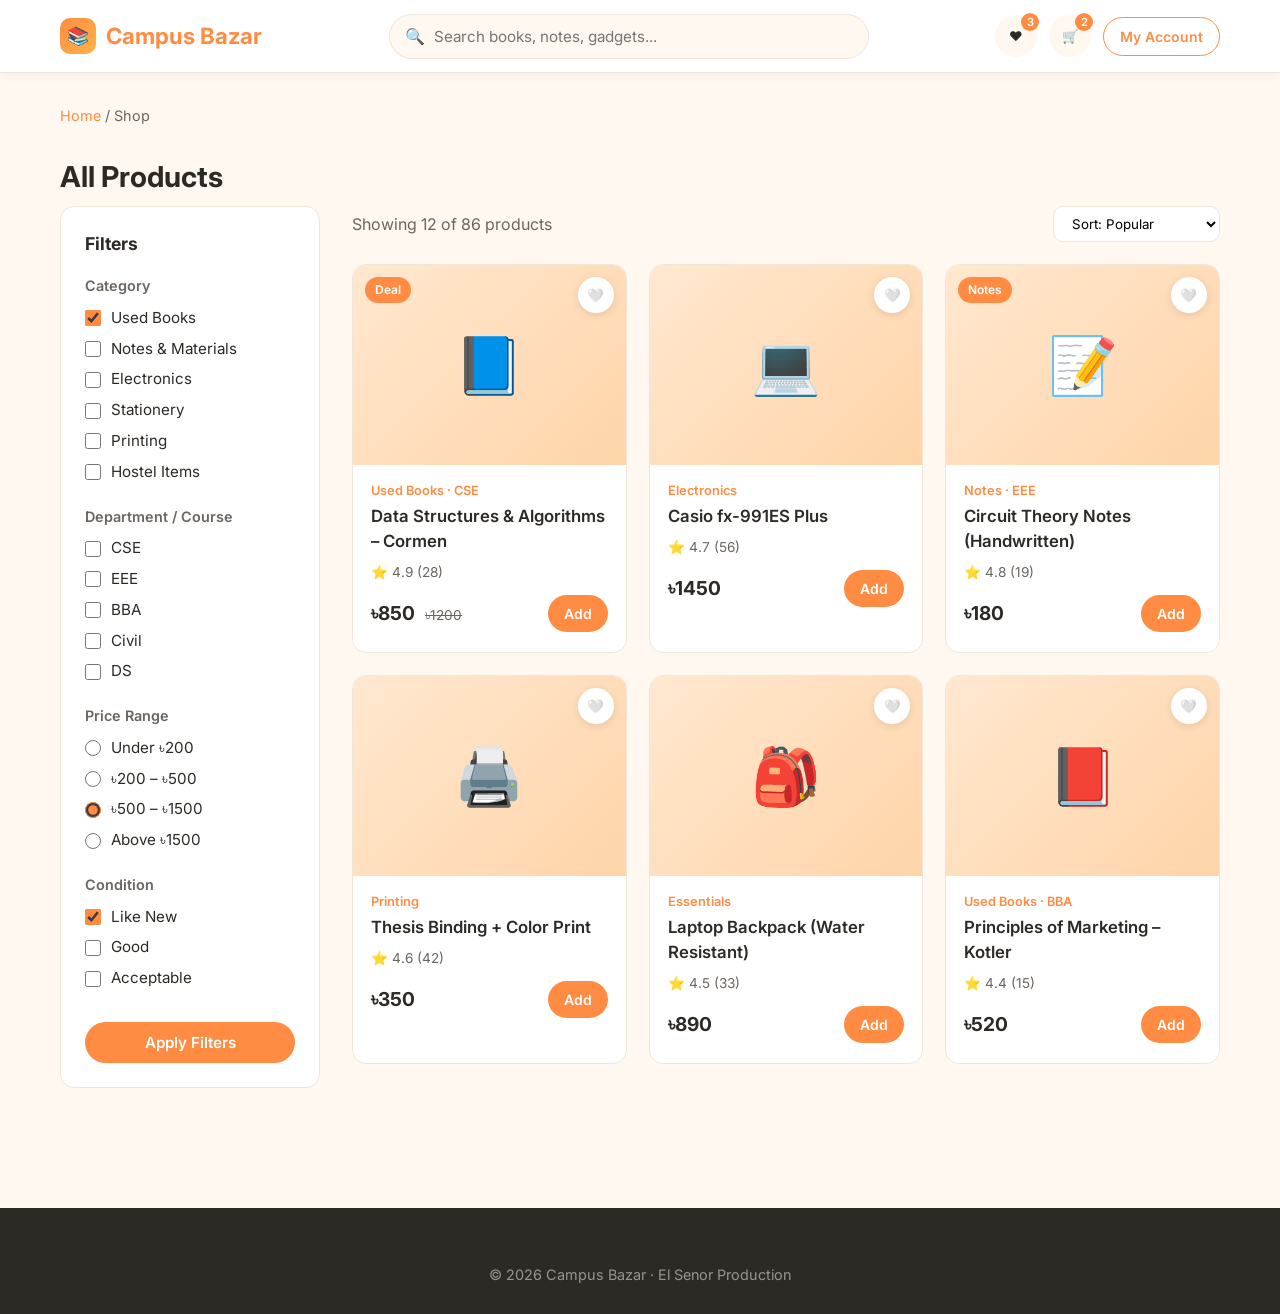
<file: shop.html>
<!DOCTYPE html>
<html lang="en">
<head>
  <meta charset="UTF-8" />
  <meta name="viewport" content="width=device-width, initial-scale=1.0" />
  <title>Shop – Campus Bazar</title>
  <link rel="stylesheet" href="css/style.css" />
  <link href="https://fonts.googleapis.com/css2?family=Inter:wght@400;500;600;700;800&display=swap" rel="stylesheet" />
</head>
<body>

  <nav class="navbar">
    <div class="container navbar-inner">
      <a href="index.html" class="logo">
        <div class="logo-icon">📚</div> Campus Bazar
      </a>
      <div class="search-bar">
        <span class="search-icon">🔍</span>
        <input type="text" placeholder="Search books, notes, gadgets..." />
      </div>
      <div class="nav-actions">
        <button class="nav-icon-btn" onclick="location.href='wishlist.html'">❤️ <span class="badge">3</span></button>
        <button class="nav-icon-btn" onclick="location.href='cart.html'">🛒 <span class="badge">2</span></button>
        <a href="account.html" class="btn btn-outline btn-sm">My Account</a>
      </div>
    </div>
  </nav>

  <div class="container" style="padding-top:32px;padding-bottom:60px;">
    <div class="breadcrumb"><a href="index.html">Home</a> / Shop</div>
    <h1 class="page-title">All Products</h1>

    <div class="shop-layout">
      <!-- Filters -->
      <aside class="filters">
        <h3>Filters</h3>

        <div class="filter-group">
          <h4>Category</h4>
          <label class="filter-option"><input type="checkbox" checked /> Used Books</label>
          <label class="filter-option"><input type="checkbox" /> Notes & Materials</label>
          <label class="filter-option"><input type="checkbox" /> Electronics</label>
          <label class="filter-option"><input type="checkbox" /> Stationery</label>
          <label class="filter-option"><input type="checkbox" /> Printing</label>
          <label class="filter-option"><input type="checkbox" /> Hostel Items</label>
        </div>

        <div class="filter-group">
          <h4>Department / Course</h4>
          <label class="filter-option"><input type="checkbox" /> CSE</label>
          <label class="filter-option"><input type="checkbox" /> EEE</label>
          <label class="filter-option"><input type="checkbox" /> BBA</label>
          <label class="filter-option"><input type="checkbox" /> Civil</label>
          <label class="filter-option"><input type="checkbox" /> DS</label>
        </div>

        <div class="filter-group">
          <h4>Price Range</h4>
          <label class="filter-option"><input type="radio" name="price" /> Under ৳200</label>
          <label class="filter-option"><input type="radio" name="price" /> ৳200 – ৳500</label>
          <label class="filter-option"><input type="radio" name="price" checked /> ৳500 – ৳1500</label>
          <label class="filter-option"><input type="radio" name="price" /> Above ৳1500</label>
        </div>

        <div class="filter-group">
          <h4>Condition</h4>
          <label class="filter-option"><input type="checkbox" checked /> Like New</label>
          <label class="filter-option"><input type="checkbox" /> Good</label>
          <label class="filter-option"><input type="checkbox" /> Acceptable</label>
        </div>

        <button class="btn btn-primary btn-block" style="margin-top:10px;">Apply Filters</button>
      </aside>

      <!-- Products -->
      <div>
        <div style="display:flex;justify-content:space-between;align-items:center;margin-bottom:22px;">
          <span style="color:var(--text-secondary);">Showing 12 of 86 products</span>
          <select style="padding:8px 14px;border:1.5px solid var(--border);border-radius:10px;background:white;">
            <option>Sort: Popular</option>
            <option>Price: Low to High</option>
            <option>Price: High to Low</option>
            <option>Newest</option>
          </select>
        </div>

        <div class="products-grid">
          <div class="product-card">
            <div class="product-img"><span class="product-badge">Deal</span><button class="wishlist-btn">🤍</button>📘</div>
            <div class="product-body">
              <div class="product-category">Used Books · CSE</div>
              <h3 class="product-title">Data Structures & Algorithms – Cormen</h3>
              <div class="rating">⭐ 4.9 (28)</div>
              <div class="product-meta">
                <div class="product-price">৳850 <span>৳1200</span></div>
                <a href="product.html" class="btn btn-primary btn-sm">Add</a>
              </div>
            </div>
          </div>

          <div class="product-card">
            <div class="product-img"><button class="wishlist-btn">🤍</button>💻</div>
            <div class="product-body">
              <div class="product-category">Electronics</div>
              <h3 class="product-title">Casio fx-991ES Plus</h3>
              <div class="rating">⭐ 4.7 (56)</div>
              <div class="product-meta">
                <div class="product-price">৳1450</div>
                <a href="product.html" class="btn btn-primary btn-sm">Add</a>
              </div>
            </div>
          </div>

          <div class="product-card">
            <div class="product-img"><span class="product-badge">Notes</span><button class="wishlist-btn">🤍</button>📝</div>
            <div class="product-body">
              <div class="product-category">Notes · EEE</div>
              <h3 class="product-title">Circuit Theory Notes (Handwritten)</h3>
              <div class="rating">⭐ 4.8 (19)</div>
              <div class="product-meta">
                <div class="product-price">৳180</div>
                <a href="product.html" class="btn btn-primary btn-sm">Add</a>
              </div>
            </div>
          </div>

          <div class="product-card">
            <div class="product-img"><button class="wishlist-btn">🤍</button>🖨️</div>
            <div class="product-body">
              <div class="product-category">Printing</div>
              <h3 class="product-title">Thesis Binding + Color Print</h3>
              <div class="rating">⭐ 4.6 (42)</div>
              <div class="product-meta">
                <div class="product-price">৳350</div>
                <a href="product.html" class="btn btn-primary btn-sm">Add</a>
              </div>
            </div>
          </div>

          <div class="product-card">
            <div class="product-img"><button class="wishlist-btn">🤍</button>🎒</div>
            <div class="product-body">
              <div class="product-category">Essentials</div>
              <h3 class="product-title">Laptop Backpack (Water Resistant)</h3>
              <div class="rating">⭐ 4.5 (33)</div>
              <div class="product-meta">
                <div class="product-price">৳890</div>
                <a href="product.html" class="btn btn-primary btn-sm">Add</a>
              </div>
            </div>
          </div>

          <div class="product-card">
            <div class="product-img"><button class="wishlist-btn">🤍</button>📕</div>
            <div class="product-body">
              <div class="product-category">Used Books · BBA</div>
              <h3 class="product-title">Principles of Marketing – Kotler</h3>
              <div class="rating">⭐ 4.4 (15)</div>
              <div class="product-meta">
                <div class="product-price">৳520</div>
                <a href="product.html" class="btn btn-primary btn-sm">Add</a>
              </div>
            </div>
          </div>
        </div>
      </div>
    </div>
  </div>

  <footer class="footer">
    <div class="container">
      <div class="footer-bottom" style="border:none;padding:0;">© 2026 Campus Bazar · El Senor Production</div>
    </div>
  </footer>
</body>
</html>
</file>
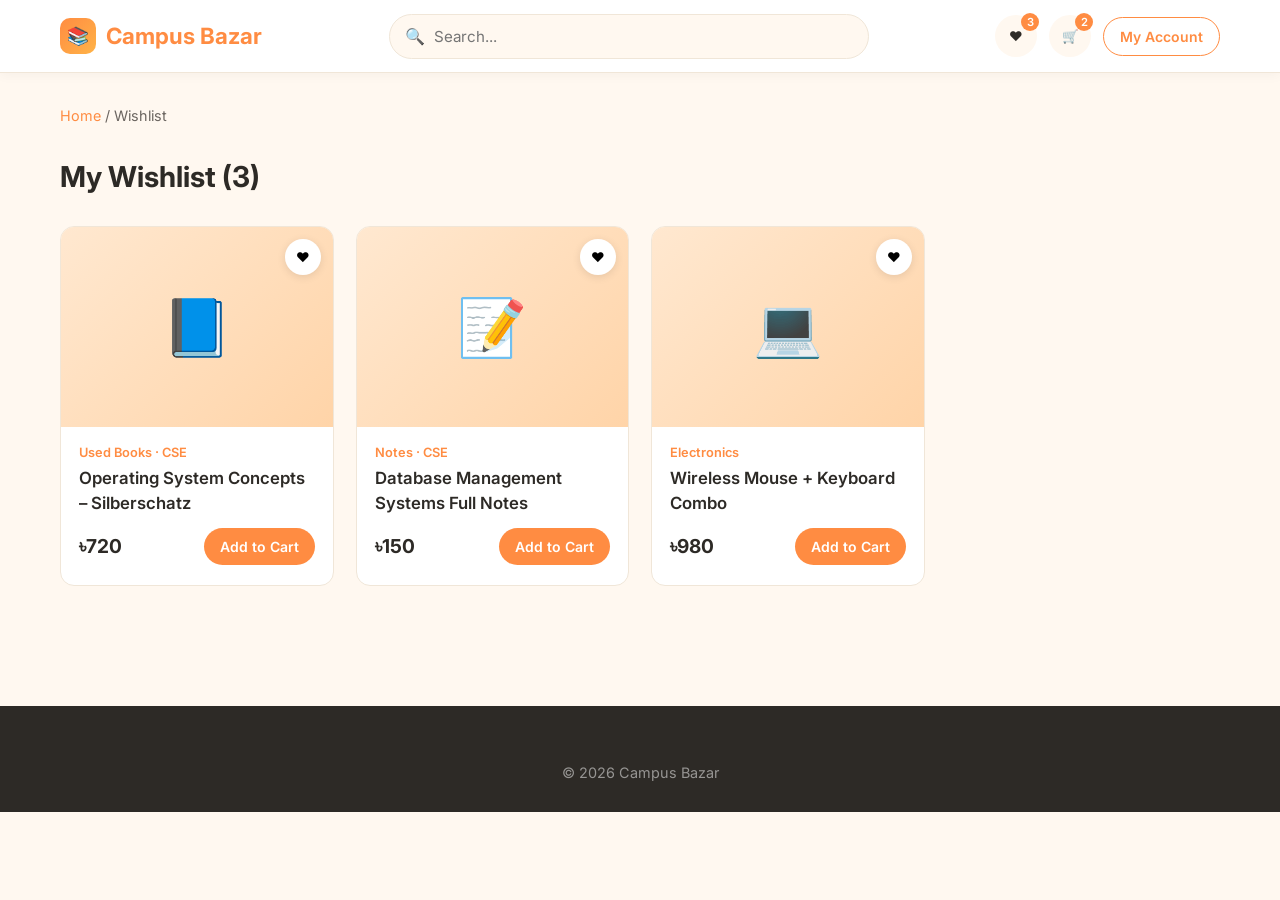
<file: wishlist.html>
<!DOCTYPE html>
<html lang="en">
<head>
  <meta charset="UTF-8" />
  <meta name="viewport" content="width=device-width, initial-scale=1.0" />
  <title>Wishlist – Campus Bazar</title>
  <link rel="stylesheet" href="css/style.css" />
  <link href="https://fonts.googleapis.com/css2?family=Inter:wght@400;500;600;700;800&display=swap" rel="stylesheet" />
</head>
<body>

  <nav class="navbar">
    <div class="container navbar-inner">
      <a href="index.html" class="logo"><div class="logo-icon">📚</div> Campus Bazar</a>
      <div class="search-bar">
        <span class="search-icon">🔍</span>
        <input type="text" placeholder="Search..." />
      </div>
      <div class="nav-actions">
        <button class="nav-icon-btn">❤️ <span class="badge">3</span></button>
        <button class="nav-icon-btn" onclick="location.href='cart.html'">🛒 <span class="badge">2</span></button>
        <a href="account.html" class="btn btn-outline btn-sm">My Account</a>
      </div>
    </div>
  </nav>

  <div class="container" style="padding-top:32px;padding-bottom:60px;">
    <div class="breadcrumb"><a href="index.html">Home</a> / Wishlist</div>
    <h1 class="page-title">My Wishlist (3)</h1>

    <div class="products-grid" style="margin-top:28px;">
      <div class="product-card">
        <div class="product-img"><button class="wishlist-btn">❤️</button>📘</div>
        <div class="product-body">
          <div class="product-category">Used Books · CSE</div>
          <h3 class="product-title">Operating System Concepts – Silberschatz</h3>
          <div class="product-meta">
            <div class="product-price">৳720</div>
            <a href="product.html" class="btn btn-primary btn-sm">Add to Cart</a>
          </div>
        </div>
      </div>
      <div class="product-card">
        <div class="product-img"><button class="wishlist-btn">❤️</button>📝</div>
        <div class="product-body">
          <div class="product-category">Notes · CSE</div>
          <h3 class="product-title">Database Management Systems Full Notes</h3>
          <div class="product-meta">
            <div class="product-price">৳150</div>
            <a href="product.html" class="btn btn-primary btn-sm">Add to Cart</a>
          </div>
        </div>
      </div>
      <div class="product-card">
        <div class="product-img"><button class="wishlist-btn">❤️</button>💻</div>
        <div class="product-body">
          <div class="product-category">Electronics</div>
          <h3 class="product-title">Wireless Mouse + Keyboard Combo</h3>
          <div class="product-meta">
            <div class="product-price">৳980</div>
            <a href="product.html" class="btn btn-primary btn-sm">Add to Cart</a>
          </div>
        </div>
      </div>
    </div>
  </div>

  <footer class="footer">
    <div class="container">
      <div class="footer-bottom" style="border:none;padding:0;">© 2026 Campus Bazar</div>
    </div>
  </footer>
</body>
</html>
</file>
<file: css/style.css>
/* =====================================================
   Campus Bazar – Light Orange Theme
   ===================================================== */

:root {
  --primary: #FF8C42;
  --primary-hover: #FF7A2E;
  --primary-light: #FFB347;
  --soft-orange: #FFE4C4;
  --bg: #FFF8F0;
  --surface: #FFFFFF;
  --text: #2D2A26;
  --text-secondary: #6B6560;
  --border: #F0E6D8;
  --success: #4CAF50;
  --danger: #E74C3C;
  --shadow: 0 4px 20px rgba(255, 140, 66, 0.12);
  --radius: 14px;
  --radius-sm: 10px;
  --transition: all 0.25s ease;
}

*, *::before, *::after {
  box-sizing: border-box;
  margin: 0;
  padding: 0;
}

body {
  font-family: 'Inter', system-ui, -apple-system, BlinkMacSystemFont, sans-serif;
  background: var(--bg);
  color: var(--text);
  line-height: 1.5;
  min-height: 100vh;
}

a { text-decoration: none; color: inherit; }
img { max-width: 100%; display: block; }
button, input, select, textarea { font-family: inherit; }

/* ---------- Layout ---------- */
.container {
  width: 100%;
  max-width: 1200px;
  margin: 0 auto;
  padding: 0 20px;
}

/* ---------- Navbar ---------- */
.navbar {
  background: var(--surface);
  border-bottom: 1px solid var(--border);
  position: sticky;
  top: 0;
  z-index: 100;
  box-shadow: 0 2px 12px rgba(0,0,0,0.04);
}

.navbar-inner {
  display: flex;
  align-items: center;
  justify-content: space-between;
  height: 72px;
  gap: 24px;
}

.logo {
  display: flex;
  align-items: center;
  gap: 10px;
  font-weight: 700;
  font-size: 1.4rem;
  color: var(--primary);
}

.logo-icon {
  width: 36px;
  height: 36px;
  background: linear-gradient(135deg, var(--primary), var(--primary-light));
  border-radius: 10px;
  display: flex;
  align-items: center;
  justify-content: center;
  color: white;
  font-size: 1.1rem;
}

.search-bar {
  flex: 1;
  max-width: 480px;
  position: relative;
}

.search-bar input {
  width: 100%;
  padding: 12px 16px 12px 44px;
  border: 1.5px solid var(--border);
  border-radius: 50px;
  background: var(--bg);
  font-size: 0.95rem;
  transition: var(--transition);
}

.search-bar input:focus {
  outline: none;
  border-color: var(--primary);
  background: white;
  box-shadow: 0 0 0 3px rgba(255, 140, 66, 0.15);
}

.search-bar .search-icon {
  position: absolute;
  left: 16px;
  top: 50%;
  transform: translateY(-50%);
  color: var(--text-secondary);
}

.nav-actions {
  display: flex;
  align-items: center;
  gap: 12px;
}

.nav-icon-btn {
  position: relative;
  width: 42px;
  height: 42px;
  border-radius: 50%;
  border: none;
  background: var(--bg);
  color: var(--text);
  cursor: pointer;
  display: flex;
  align-items: center;
  justify-content: center;
  transition: var(--transition);
}

.nav-icon-btn:hover {
  background: var(--soft-orange);
  color: var(--primary);
}

.badge {
  position: absolute;
  top: -2px;
  right: -2px;
  background: var(--primary);
  color: white;
  font-size: 0.7rem;
  font-weight: 600;
  width: 18px;
  height: 18px;
  border-radius: 50%;
  display: flex;
  align-items: center;
  justify-content: center;
}

.btn {
  display: inline-flex;
  align-items: center;
  justify-content: center;
  gap: 8px;
  padding: 11px 22px;
  border-radius: 50px;
  font-weight: 600;
  font-size: 0.95rem;
  border: none;
  cursor: pointer;
  transition: var(--transition);
}

.btn-primary {
  background: var(--primary);
  color: white;
}

.btn-primary:hover {
  background: var(--primary-hover);
  transform: translateY(-1px);
  box-shadow: 0 6px 16px rgba(255, 140, 66, 0.35);
}

.btn-outline {
  background: transparent;
  border: 1.5px solid var(--primary);
  color: var(--primary);
}

.btn-outline:hover {
  background: var(--soft-orange);
}

.btn-sm {
  padding: 8px 16px;
  font-size: 0.875rem;
}

.btn-block {
  width: 100%;
}

/* ---------- Hero ---------- */
.hero {
  background:
    /* linear-gradient(
      135deg,
      rgba(45, 42, 38, 0.72) 0%,
      rgba(255, 140, 66, 0.55) 50%,
      rgba(255, 179, 71, 0.45) 100%
    ), */
    url('../assets/hero-campus.jpg') center center / cover no-repeat;
  padding: 80px 0 90px;
  position: relative;
  overflow: hidden;
  min-height: 480px;
}

#info {
  color: white;
}

.hero-content {
  display: grid;
  grid-template-columns: 1.2fr 1fr;
  gap: 40px;
  align-items: center;
}

.hero-text h1 {
  font-size: 2.8rem;
  font-weight: 800;
  line-height: 1.15;
  margin-bottom: 16px;
  color: var(--text);
}

.hero-text h1 span {
  color: var(--primary);
}

.hero-text p {
  font-size: 1.15rem;
  color: var(--text-secondary);
  margin-bottom: 28px;
  max-width: 480px;
}

.hero-actions {
  display: flex;
  gap: 14px;
  flex-wrap: wrap;
}

.hero-visual {
  display: flex;
  justify-content: center;
}

.hero-card {
  background: white;
  border-radius: 20px;
  padding: 24px;
  box-shadow: var(--shadow);
  width: 100%;
  max-width: 340px;
  transform: rotate(3deg);
}

.hero-card img {
  border-radius: 12px;
  height: 180px;
  object-fit: cover;
  background: var(--soft-orange);
}

/* ---------- Categories ---------- */
.section {
  padding: 56px 0;
}

.section-header {
  display: flex;
  justify-content: space-between;
  align-items: center;
  margin-bottom: 28px;
}

.section-title {
  font-size: 1.6rem;
  font-weight: 700;
}

.section-link {
  color: var(--primary);
  font-weight: 600;
  font-size: 0.95rem;
}

.categories-grid {
  display: grid;
  grid-template-columns: repeat(auto-fill, minmax(140px, 1fr));
  gap: 18px;
}

.category-card {
  background: var(--surface);
  border-radius: var(--radius);
  padding: 22px 16px;
  text-align: center;
  border: 1.5px solid var(--border);
  transition: var(--transition);
  cursor: pointer;
}

.category-card:hover {
  border-color: var(--primary);
  transform: translateY(-4px);
  box-shadow: var(--shadow);
}

.category-icon {
  width: 56px;
  height: 56px;
  margin: 0 auto 12px;
  background: var(--soft-orange);
  border-radius: 16px;
  display: flex;
  align-items: center;
  justify-content: center;
  font-size: 1.6rem;
}

.category-card h3 {
  font-size: 0.95rem;
  font-weight: 600;
}

/* ---------- Product Cards ---------- */
.products-grid {
  display: grid;
  grid-template-columns: repeat(auto-fill, minmax(240px, 1fr));
  gap: 22px;
}

.product-card {
  background: var(--surface);
  border-radius: var(--radius);
  overflow: hidden;
  border: 1.5px solid var(--border);
  transition: var(--transition);
  position: relative;
}

.product-card:hover {
  transform: translateY(-5px);
  box-shadow: var(--shadow);
  border-color: transparent;
}

.product-img {
  height: 200px;
  background: linear-gradient(135deg, #FFE8D0, #FFD4A8);
  display: flex;
  align-items: center;
  justify-content: center;
  font-size: 3.5rem;
  position: relative;
}

.product-badge {
  position: absolute;
  top: 12px;
  left: 12px;
  background: var(--primary);
  color: white;
  font-size: 0.75rem;
  font-weight: 600;
  padding: 4px 10px;
  border-radius: 20px;
}

.wishlist-btn {
  position: absolute;
  top: 12px;
  right: 12px;
  width: 36px;
  height: 36px;
  border-radius: 50%;
  background: white;
  border: none;
  display: flex;
  align-items: center;
  justify-content: center;
  cursor: pointer;
  box-shadow: 0 2px 8px rgba(0,0,0,0.1);
  transition: var(--transition);
}

.wishlist-btn:hover {
  color: var(--danger);
  transform: scale(1.1);
}

.product-body {
  padding: 16px 18px 20px;
}

.product-category {
  font-size: 0.8rem;
  color: var(--primary);
  font-weight: 600;
  margin-bottom: 4px;
}

.product-title {
  font-size: 1.05rem;
  font-weight: 600;
  margin-bottom: 8px;
  display: -webkit-box;
  -webkit-line-clamp: 2;
  -webkit-box-orient: vertical;
  overflow: hidden;
}

.product-meta {
  display: flex;
  justify-content: space-between;
  align-items: center;
  margin-top: 12px;
}

.product-price {
  font-size: 1.2rem;
  font-weight: 700;
  color: var(--text);
}

.product-price span {
  font-size: 0.85rem;
  color: var(--text-secondary);
  text-decoration: line-through;
  font-weight: 400;
  margin-left: 6px;
}

.rating {
  display: flex;
  align-items: center;
  gap: 4px;
  font-size: 0.85rem;
  color: var(--text-secondary);
}

.rating svg { color: #FFB800; }

/* ---------- Filters Sidebar ---------- */
.shop-layout {
  display: grid;
  grid-template-columns: 260px 1fr;
  gap: 32px;
  align-items: start;
}

.filters {
  background: var(--surface);
  border-radius: var(--radius);
  padding: 24px;
  border: 1.5px solid var(--border);
  position: sticky;
  top: 90px;
}

.filters h3 {
  font-size: 1.1rem;
  margin-bottom: 18px;
}

.filter-group {
  margin-bottom: 22px;
}

.filter-group h4 {
  font-size: 0.9rem;
  font-weight: 600;
  margin-bottom: 10px;
  color: var(--text-secondary);
}

.filter-option {
  display: flex;
  align-items: center;
  gap: 10px;
  margin-bottom: 8px;
  cursor: pointer;
  font-size: 0.95rem;
}

.filter-option input {
  accent-color: var(--primary);
  width: 16px;
  height: 16px;
}

/* ---------- Product Detail ---------- */
.product-detail {
  display: grid;
  grid-template-columns: 1fr 1fr;
  gap: 48px;
  padding: 40px 0;
}

.gallery {
  display: flex;
  flex-direction: column;
  gap: 14px;
}

.main-image {
  height: 420px;
  background: linear-gradient(135deg, #FFE8D0, #FFD4A8);
  border-radius: var(--radius);
  display: flex;
  align-items: center;
  justify-content: center;
  font-size: 6rem;
}

.thumbs {
  display: flex;
  gap: 12px;
}

.thumb {
  width: 80px;
  height: 80px;
  border-radius: var(--radius-sm);
  background: var(--soft-orange);
  border: 2px solid transparent;
  cursor: pointer;
  display: flex;
  align-items: center;
  justify-content: center;
  font-size: 1.8rem;
}

.thumb.active {
  border-color: var(--primary);
}

.detail-info h1 {
  font-size: 1.9rem;
  margin-bottom: 8px;
}

.detail-price {
  font-size: 1.8rem;
  font-weight: 700;
  color: var(--primary);
  margin: 16px 0;
}

.detail-price span {
  font-size: 1.1rem;
  color: var(--text-secondary);
  text-decoration: line-through;
  margin-left: 10px;
}

.detail-meta {
  display: flex;
  gap: 20px;
  margin-bottom: 20px;
  font-size: 0.95rem;
  color: var(--text-secondary);
}

.size-selector, .qty-selector {
  margin-bottom: 20px;
}

.size-selector h4, .qty-selector h4 {
  font-size: 0.9rem;
  margin-bottom: 10px;
}

.size-options {
  display: flex;
  gap: 10px;
}

.size-btn {
  width: 44px;
  height: 44px;
  border-radius: 10px;
  border: 1.5px solid var(--border);
  background: white;
  cursor: pointer;
  font-weight: 600;
  transition: var(--transition);
}

.size-btn.active, .size-btn:hover {
  border-color: var(--primary);
  background: var(--soft-orange);
  color: var(--primary);
}

.qty-control {
  display: flex;
  align-items: center;
  gap: 0;
  border: 1.5px solid var(--border);
  border-radius: 10px;
  width: fit-content;
}

.qty-control button {
  width: 40px;
  height: 40px;
  border: none;
  background: var(--bg);
  cursor: pointer;
  font-size: 1.1rem;
}

.qty-control span {
  width: 48px;
  text-align: center;
  font-weight: 600;
}

.detail-actions {
  display: flex;
  gap: 14px;
  margin-top: 28px;
}

.tabs {
  display: flex;
  gap: 0;
  border-bottom: 2px solid var(--border);
  margin-bottom: 24px;
}

.tab {
  padding: 14px 24px;
  font-weight: 600;
  color: var(--text-secondary);
  cursor: pointer;
  border-bottom: 2px solid transparent;
  margin-bottom: -2px;
  transition: var(--transition);
}

.tab.active {
  color: var(--primary);
  border-bottom-color: var(--primary);
}

/* ---------- Cart ---------- */
.cart-layout {
  display: grid;
  grid-template-columns: 1fr 360px;
  gap: 32px;
  padding: 40px 0;
}

.cart-item {
  display: flex;
  gap: 18px;
  background: var(--surface);
  border-radius: var(--radius);
  padding: 18px;
  border: 1.5px solid var(--border);
  margin-bottom: 16px;
}

.cart-item-img {
  width: 100px;
  height: 100px;
  border-radius: var(--radius-sm);
  background: var(--soft-orange);
  display: flex;
  align-items: center;
  justify-content: center;
  font-size: 2.2rem;
  flex-shrink: 0;
}

.cart-item-info {
  flex: 1;
}

.cart-item-info h3 {
  font-size: 1.05rem;
  margin-bottom: 4px;
}

.cart-item-info p {
  font-size: 0.9rem;
  color: var(--text-secondary);
  margin-bottom: 10px;
}

.cart-item-price {
  font-weight: 700;
  font-size: 1.1rem;
}

.summary-card {
  background: var(--surface);
  border-radius: var(--radius);
  padding: 28px;
  border: 1.5px solid var(--border);
  position: sticky;
  top: 90px;
}

.summary-card h3 {
  margin-bottom: 20px;
  font-size: 1.2rem;
}

.summary-row {
  display: flex;
  justify-content: space-between;
  margin-bottom: 12px;
  font-size: 0.95rem;
}

.summary-row.total {
  font-size: 1.2rem;
  font-weight: 700;
  border-top: 1.5px solid var(--border);
  padding-top: 14px;
  margin-top: 14px;
}

.coupon-input {
  display: flex;
  gap: 8px;
  margin: 18px 0;
}

.coupon-input input {
  flex: 1;
  padding: 11px 14px;
  border: 1.5px solid var(--border);
  border-radius: 10px;
  font-size: 0.95rem;
}

.coupon-input input:focus {
  outline: none;
  border-color: var(--primary);
}

/* ---------- Account / Orders ---------- */
.account-layout {
  display: grid;
  grid-template-columns: 240px 1fr;
  gap: 32px;
  padding: 40px 0;
}

.account-nav {
  background: var(--surface);
  border-radius: var(--radius);
  padding: 20px;
  border: 1.5px solid var(--border);
}

.account-nav a {
  display: flex;
  align-items: center;
  gap: 12px;
  padding: 12px 14px;
  border-radius: 10px;
  font-weight: 500;
  color: var(--text-secondary);
  transition: var(--transition);
  margin-bottom: 4px;
}

.account-nav a:hover, .account-nav a.active {
  background: var(--soft-orange);
  color: var(--primary);
}

.order-card {
  background: var(--surface);
  border-radius: var(--radius);
  padding: 22px;
  border: 1.5px solid var(--border);
  margin-bottom: 16px;
}

.order-header {
  display: flex;
  justify-content: space-between;
  align-items: center;
  margin-bottom: 16px;
  padding-bottom: 14px;
  border-bottom: 1px solid var(--border);
}

.order-status {
  padding: 5px 12px;
  border-radius: 20px;
  font-size: 0.8rem;
  font-weight: 600;
}

.status-paid { background: #E8F5E9; color: #2E7D32; }
.status-unpaid { background: #FFF3E0; color: #E65100; }
.status-pending { background: #E3F2FD; color: #1565C0; }

/* ---------- Admin ---------- */
.admin-layout {
  display: grid;
  grid-template-columns: 240px 1fr;
  min-height: 100vh;
}

.admin-sidebar {
  background: #2D2A26;
  color: white;
  padding: 24px 16px;
}

.admin-sidebar .logo {
  color: white;
  margin-bottom: 32px;
  padding: 0 8px;
}

.admin-nav a {
  display: flex;
  align-items: center;
  gap: 12px;
  padding: 12px 14px;
  border-radius: 10px;
  color: rgba(255,255,255,0.7);
  margin-bottom: 4px;
  transition: var(--transition);
}

.admin-nav a:hover, .admin-nav a.active {
  background: rgba(255, 140, 66, 0.2);
  color: var(--primary-light);
}

.admin-content {
  padding: 32px;
  background: var(--bg);
}

.stats-grid {
  display: grid;
  grid-template-columns: repeat(4, 1fr);
  gap: 20px;
  margin-bottom: 32px;
}

.stat-card {
  background: var(--surface);
  border-radius: var(--radius);
  padding: 22px;
  border: 1.5px solid var(--border);
}

.stat-card h4 {
  font-size: 0.9rem;
  color: var(--text-secondary);
  margin-bottom: 8px;
}

.stat-card .value {
  font-size: 1.8rem;
  font-weight: 700;
}

.stat-card .change {
  font-size: 0.85rem;
  color: var(--success);
  margin-top: 4px;
}

/* ---------- Footer ---------- */
.footer {
  background: #2D2A26;
  color: rgba(255,255,255,0.8);
  padding: 56px 0 28px;
  margin-top: 60px;
}

.footer-grid {
  display: grid;
  grid-template-columns: 2fr 1fr 1fr 1fr;
  gap: 40px;
  margin-bottom: 40px;
}

.footer h4 {
  color: white;
  margin-bottom: 16px;
  font-size: 1.05rem;
}

.footer a {
  display: block;
  margin-bottom: 10px;
  color: rgba(255,255,255,0.65);
  transition: var(--transition);
}

.footer a:hover { color: var(--primary-light); }

.footer-bottom {
  border-top: 1px solid rgba(255,255,255,0.1);
  padding-top: 24px;
  text-align: center;
  font-size: 0.9rem;
  color: rgba(255,255,255,0.5);
}

/* ---------- Utilities ---------- */
.page-title {
  font-size: 1.8rem;
  font-weight: 700;
  margin-bottom: 8px;
}

.breadcrumb {
  font-size: 0.9rem;
  color: var(--text-secondary);
  margin-bottom: 28px;
}

.breadcrumb a { color: var(--primary); }

.empty-state {
  text-align: center;
  padding: 60px 20px;
  color: var(--text-secondary);
}

.empty-state .icon {
  font-size: 4rem;
  margin-bottom: 16px;
  opacity: 0.5;
}

/* Campus illustration section background */
.section-campus {
  background:
    linear-gradient(
      180deg,
      rgba(255, 248, 240, 0.85) 0%,
      rgba(255, 140, 66, 0.25) 100%
    ),
    url('../assets/section-campus.jpg') center bottom / cover no-repeat;
  padding: 80px 0 100px;
  min-height: 420px;
}

/* ---------- Responsive ---------- */
@media (max-width: 900px) {
  .hero-content, .product-detail, .cart-layout, .shop-layout, .account-layout {
    grid-template-columns: 1fr;
  }
  .hero-text h1 { font-size: 2.1rem; }
  .filters { position: static; }
  .stats-grid { grid-template-columns: 1fr 1fr; }
  .footer-grid { grid-template-columns: 1fr 1fr; }
  .admin-layout { grid-template-columns: 1fr; }
  .admin-sidebar { display: none; }
}

@media (max-width: 600px) {
  .navbar-inner { gap: 12px; }
  .search-bar { display: none; }
  .products-grid { grid-template-columns: 1fr 1fr; gap: 14px; }
  .stats-grid { grid-template-columns: 1fr; }
}
</file>
